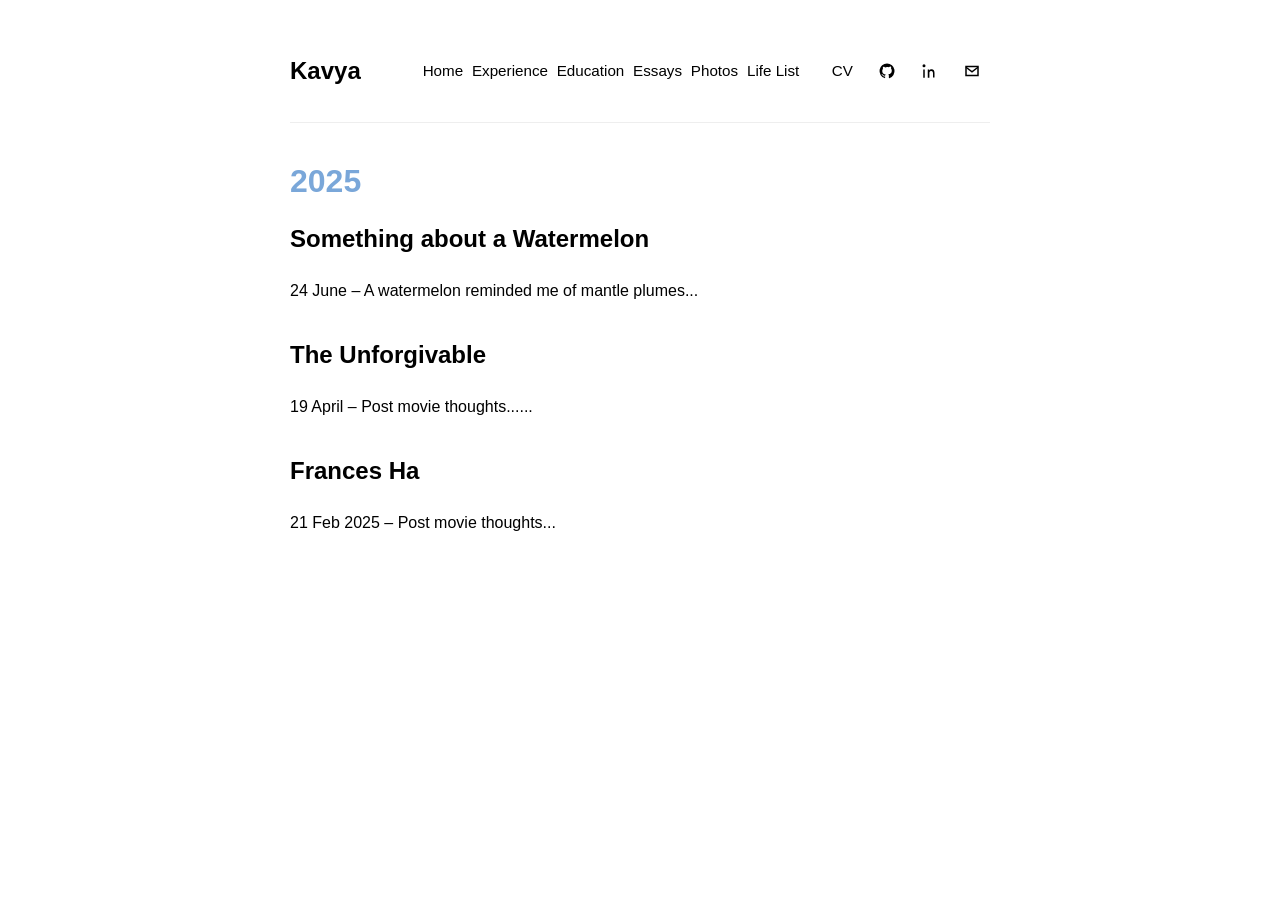
<file: essays.html>
<!DOCTYPE html>
<html lang="en">
<head>
  <meta charset="UTF-8">
  <meta name="viewport" content="width=device-width, initial-scale=1.0">
  <title>Kavya</title>
  <link rel="stylesheet" href="css/styles.css">
</head>

<body>
  <nav>
    <h2><a href="index.html">Kavya</a></h2>
    <button class="nav-toggle" aria-label="Toggle navigation" aria-expanded="false">&#9776;</button>
    <ul>
      <li><a href="index.html#top">Home</a></li>
      <li><a href="index.html#experience">Experience</a></li>
      <li><a href="index.html#education">Education</a></li>
      <li><a href="essays.html">Essays</a></li>
      <li><a href="photos.html">Photos</a></li>
      <li><a href="lifelist.html">Life List</a></li>

      <!-- CV as text -->
      <li>
        <a href="assets/cv.pdf" target="_blank" rel="noopener noreferrer" title="CV">CV</a>
      </li>

      <!-- Icon links -->
      <li>
        <a href="https://github.com/KavyaAgarwal2001" target="_blank" rel="noopener noreferrer" aria-label="GitHub" title="GitHub">
          <svg viewBox="0 0 24 24" width="18" height="18" aria-hidden="true">
            <path d="M12 2a10 10 0 0 0-3.16 19.49c.5.1.68-.22.68-.48v-1.7c-2.78.6-3.37-1.17-3.37-1.17-.45-1.15-1.1-1.45-1.1-1.45-.9-.62.07-.61.07-.61 1 .07 1.53 1.03 1.53 1.03.9 1.54 2.36 1.09 2.94.83.09-.65.35-1.09.64-1.34-2.22-.25-4.56-1.11-4.56-4.95 0-1.09.39-1.98 1.02-2.68-.1-.25-.44-1.27.1-2.65 0 0 .84-.27 2.75 1.02A9.6 9.6 0 0 1 12 6.8c.85 0 1.71.12 2.51.35 1.9-1.29 2.74-1.02 2.74-1.02.54 1.38.2 2.4.1 2.65.64.7 1.02 1.59 1.02 2.68 0 3.85-2.34 4.7-4.57 4.95.36.31.68.92.68 1.86v2.76c0 .27.18.59.69.48A10 10 0 0 0 12 2z"
              fill="currentColor"/>
          </svg>
        </a>
      </li>
      <li>
        <a href="https://in.linkedin.com/in/kavya-agarwal-5a77611a4" target="_blank" rel="noopener noreferrer" aria-label="LinkedIn" title="LinkedIn">
          <svg viewBox="0 0 24 24" width="18" height="18" aria-hidden="true">
            <path d="M4 3a2 2 0 1 1 0 4 2 2 0 0 1 0-4zm-1 7h2v11H3V10zm6 0h2v1.5c.3-.9 1.4-1.7 3-1.7 3 0 4 2 4 5v6h-2v-5.4c0-2-.5-3.3-2.3-3.3-1.3 0-2.1.9-2.4 1.7-.1.3-.1.7-.1 1.1V21H9V10z"
              fill="currentColor"/>
          </svg>
        </a>
      </li>
      <li>
        <a href="mailto:kavya.agarwal@yle.edu" aria-label="Email" title="Email">
          <svg viewBox="0 0 24 24" width="18" height="18" aria-hidden="true">
            <path d="M4 6h16v12H4z" fill="none" stroke="currentColor" stroke-width="2"/>
            <path d="M4 7l8 6 8-6" fill="none" stroke="currentColor" stroke-width="2"/>
          </svg>
        </a>
      </li>
    </ul>
  </nav>


  <main>
    <h1>2025</h1>

    <article>
      <h2><a href="essays/watermelon.html">Something about a Watermelon</a></h2>
      <p>24 June – A watermelon reminded me of mantle plumes...</p>
    </article>

    <article>
      <h2><a href="essays/unforgivable.html">The Unforgivable</a></h2>
      <p>19 April – Post movie thoughts......</p>
    </article>

    <article>
      <h2><a href="essays/frances-ha.html">Frances Ha</a></h2>
      <p>21 Feb 2025 – Post movie thoughts...</p>
    </article>

    <!-- Add more posts here as you write them -->
  </main>
  <script src="js/nav.js"></script>
</body>
</html>
</file>
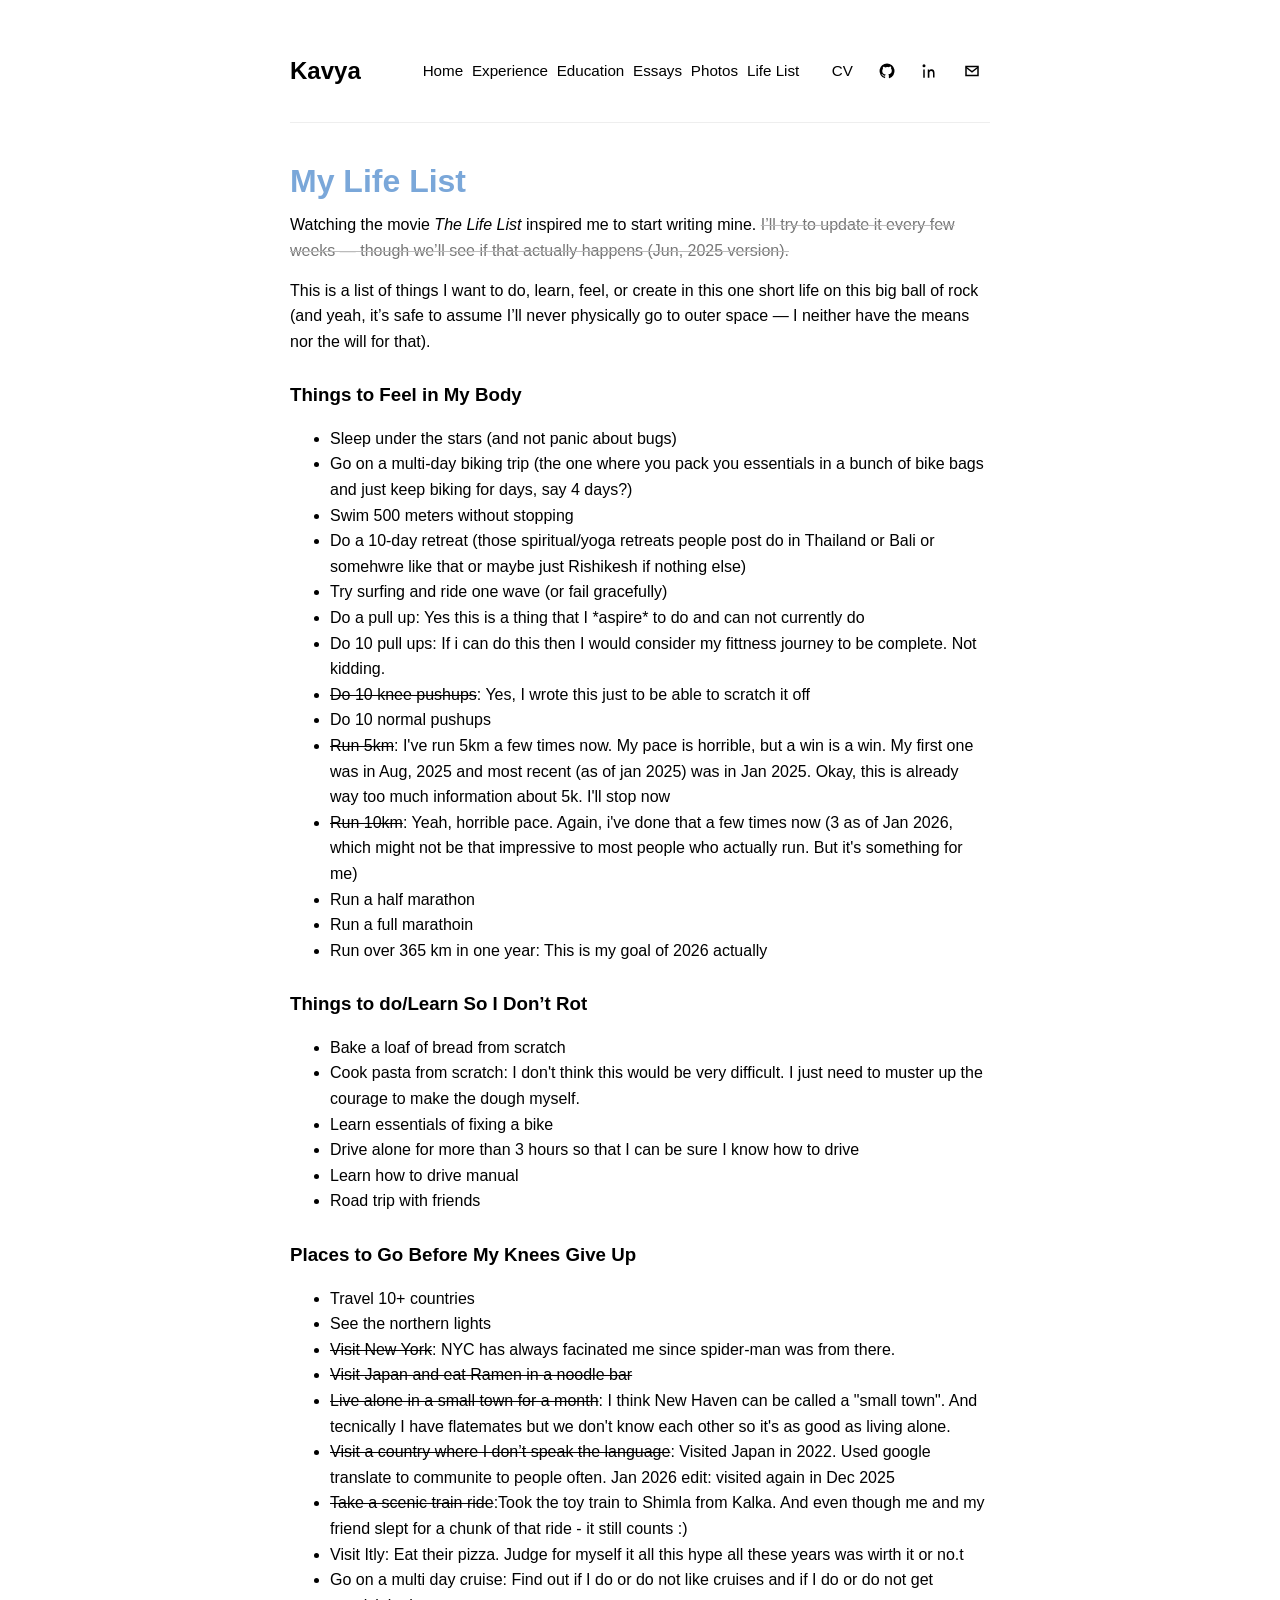
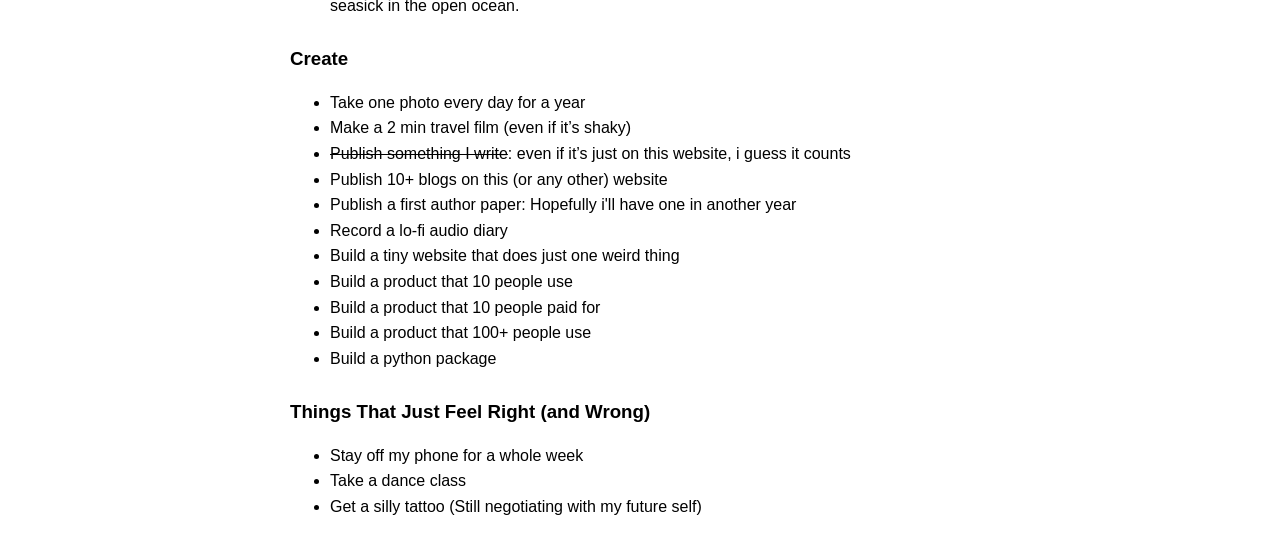
<file: lifelist.html>
<!DOCTYPE html>
<html lang="en">
<head>
  <meta charset="UTF-8">
  <meta name="viewport" content="width=device-width, initial-scale=1.0">
  <title>Kavya</title>
  <link rel="stylesheet" href="css/styles.css">
</head>

<body>
  <nav>
    <h2><a href="index.html">Kavya</a></h2>
    <button class="nav-toggle" aria-label="Toggle navigation" aria-expanded="false">&#9776;</button>
    <ul>
      <li><a href="index.html#top">Home</a></li>
      <li><a href="index.html#experience">Experience</a></li>
      <li><a href="index.html#education">Education</a></li>
      <li><a href="essays.html">Essays</a></li>
      <li><a href="photos.html">Photos</a></li>
      <li><a href="lifelist.html">Life List</a></li>

      <!-- CV as text -->
      <li>
        <a href="assets/cv.pdf" target="_blank" rel="noopener noreferrer" title="CV">CV</a>
      </li>

      <!-- Icon links -->
      <li>
        <a href="https://github.com/KavyaAgarwal2001" target="_blank" rel="noopener noreferrer" aria-label="GitHub" title="GitHub">
          <svg viewBox="0 0 24 24" width="18" height="18" aria-hidden="true">
            <path d="M12 2a10 10 0 0 0-3.16 19.49c.5.1.68-.22.68-.48v-1.7c-2.78.6-3.37-1.17-3.37-1.17-.45-1.15-1.1-1.45-1.1-1.45-.9-.62.07-.61.07-.61 1 .07 1.53 1.03 1.53 1.03.9 1.54 2.36 1.09 2.94.83.09-.65.35-1.09.64-1.34-2.22-.25-4.56-1.11-4.56-4.95 0-1.09.39-1.98 1.02-2.68-.1-.25-.44-1.27.1-2.65 0 0 .84-.27 2.75 1.02A9.6 9.6 0 0 1 12 6.8c.85 0 1.71.12 2.51.35 1.9-1.29 2.74-1.02 2.74-1.02.54 1.38.2 2.4.1 2.65.64.7 1.02 1.59 1.02 2.68 0 3.85-2.34 4.7-4.57 4.95.36.31.68.92.68 1.86v2.76c0 .27.18.59.69.48A10 10 0 0 0 12 2z"
              fill="currentColor"/>
          </svg>
        </a>
      </li>
      <li>
        <a href="https://in.linkedin.com/in/kavya-agarwal-5a77611a4" target="_blank" rel="noopener noreferrer" aria-label="LinkedIn" title="LinkedIn">
          <svg viewBox="0 0 24 24" width="18" height="18" aria-hidden="true">
            <path d="M4 3a2 2 0 1 1 0 4 2 2 0 0 1 0-4zm-1 7h2v11H3V10zm6 0h2v1.5c.3-.9 1.4-1.7 3-1.7 3 0 4 2 4 5v6h-2v-5.4c0-2-.5-3.3-2.3-3.3-1.3 0-2.1.9-2.4 1.7-.1.3-.1.7-.1 1.1V21H9V10z"
              fill="currentColor"/>
          </svg>
        </a>
      </li>
      <li>
        <a href="mailto:kavya.agarwal@yle.edu" aria-label="Email" title="Email">
          <svg viewBox="0 0 24 24" width="18" height="18" aria-hidden="true">
            <path d="M4 6h16v12H4z" fill="none" stroke="currentColor" stroke-width="2"/>
            <path d="M4 7l8 6 8-6" fill="none" stroke="currentColor" stroke-width="2"/>
          </svg>
        </a>
      </li>
    </ul>
  </nav>

  <main>
    <h1>My Life List</h1>
    <p>Watching the movie <em>The Life List</em> inspired me to start writing mine. 
        <del> I’ll try to update it every few weeks — though we’ll see if that actually happens (Jun, 2025 version).</del></p>
    <p>This is a list of things I want to do, learn, feel, or create in this one short life on this big ball of rock 
        (and yeah, it’s safe to assume I’ll never physically go to outer space — I neither have the means nor the will for that).</p>

    <h3>Things to Feel in My Body</h3>
    <ul>
      <li>Sleep under the stars (and not panic about bugs)</li>
      <li>Go on a multi-day biking trip (the one where you pack you essentials in a bunch of bike bags 
        and just keep biking for days, say 4 days?)</li>
      <li>Swim 500 meters without stopping</li>
      <li>Do a 10-day retreat (those spiritual/yoga retreats people post do in Thailand or Bali or somehwre like that or maybe just Rishikesh if nothing else)</li>
      <li>Try surfing and ride one wave (or fail gracefully)</li>
      <li>Do a pull up: Yes this is a thing that I *aspire* to do and can not currently do</li>
      <li>Do 10 pull ups: If i can do this then I would consider my fittness journey to be complete. Not kidding.</li>
      <li><s>Do 10 knee pushups</s>: Yes, I wrote this just to be able to scratch it off</li>
      <li>Do 10 normal pushups</li>
      <li><s>Run 5km</s>: I've run 5km a few times now. My pace is horrible, but a win is a win. My first one was in Aug, 2025 and most recent (as of jan 2025) was in Jan 2025. Okay, this is already way too much information about 5k. I'll stop now</li>
      <li><s>Run 10km</s>: Yeah, horrible pace. Again, i've done that a few times now (3 as of Jan 2026, which might not be that impressive to most people who actually run. But it's something for me)</li>
      <li>Run a half marathon</li>
      <li>Run a full marathoin</li>
      <li>Run over 365 km in one year: This is my goal of 2026 actually</li>
    </ul>

    <h3>Things to do/Learn So I Don’t Rot</h3>
    <ul>
      <li>Bake a loaf of bread from scratch</li>
      <li>Cook pasta from scratch: I don't think this would be very difficult. I just need to muster up the courage to make the dough myself.</li>
      <li>Learn essentials of fixing a bike</li>
      <li>Drive alone for more than 3 hours so that I can be sure I know how to drive</li>
      <li>Learn how to drive manual</li>
      <li>Road trip with friends</li>
    
    </ul>

    <h3>Places to Go Before My Knees Give Up</h3>
    <ul>
      <li>Travel 10+ countries</li>
      <li>See the northern lights</li>
      <li><s>Visit New York</s>: NYC has always facinated me since spider-man was from there.</li>
      <li><s>Visit Japan and eat Ramen in a noodle bar</s></li>
      <li><s>Live alone in a small town for a month</s>: I think New Haven can be called a "small town". And tecnically I have flatemates but we don't know each other so it's as good as living alone.</li>
      <li><s>Visit a country where I don’t speak the language</s>: Visited Japan in 2022. Used google translate to communite to people often. Jan 2026 edit: visited again in Dec 2025</li>
      <li><s>Take a scenic train ride</s>:Took the toy train to Shimla from Kalka. And even though me and my friend slept for a chunk of that ride - it still counts :)</li>
      <li>Visit Itly: Eat their pizza. Judge for myself it all this hype all these years was wirth it or no.t</li>
      <li>Go on a multi day cruise: Find out if I do or do not like cruises and if I do or do not get seasick in the open ocean.</li>
    </ul>

    <h3>Create</h3>
    <ul>
      <li>Take one photo every day for a year</li>
      <li>Make a 2 min travel film (even if it’s shaky)</li>
      <li><s>Publish something I write</s>: even if it’s just on this website, i guess it counts</li>
      <li>Publish 10+ blogs on this (or any other) website</li>
      <li>Publish a first author paper: Hopefully i'll have one in another year</li>
      <li>Record a lo-fi audio diary</li>
      <li>Build a tiny website that does just one weird thing</li>
      <li>Build a product that 10 people use</li>
      <li>Build a product that 10 people paid for</li>
      <li>Build a product that 100+ people use</li>
      <li>Build a python package</li>
    </ul>

    <h3>Things That Just Feel Right (and Wrong)</h3>
    <ul>
      <li>Stay off my phone for a whole week</li>
      <li>Take a dance class</li>
      <li>Get a silly tattoo (Still negotiating with my future self)</li>
    </ul>
  </main>
  <script src="js/nav.js"></script>
</body>
</html>
</file>
<file: css/styles.css>
body {
    font-family: -apple-system, BlinkMacSystemFont, sans-serif;
    max-width: 700px;
    margin: 2rem auto;
    padding: 0 1rem;
    line-height: 1.6;
    background: white;
    color: black;
  }
  
  nav {
    display: flex;
    justify-content: space-between;
    align-items: center;
    margin-bottom: 2rem;
  }
  
  nav ul {
    list-style: none;
    display: flex;
    gap: 1rem;
    padding-left: 0;
  }
  
  nav a {
    text-decoration: none;
    color: black;
  }
  
  main h1 {
    margin-top: 0;
  }
  
  article {
    margin-bottom: 2rem;
  }
  
  .photo-grid {
    columns: 2 180px;
    column-gap: 1rem;
  }
  
  .photo-grid img {
    width: 100%;
    display: block;
    margin-bottom: 1rem;
    border-radius: 3px;
  }
  /* Make all links black and remove underline */
a {
    color: black;
    text-decoration: none;
  }
  
  /* Keep links black even after visiting */
  a:visited {
    color: black;
  }
  
  .centered-image {
    display: block;
    margin: 2rem auto;
    max-width: 400px;
    width: 40%;
    border-radius: 10px;
  }
  
/* --- homepage photo: text wraps, floats right; stacks on small screens --- */
.home-photo{
  float: right;
  width: 220px;          /* tweak 200–260 */
  max-width: 45%;
  margin: 0.25rem 0 1rem 1.25rem;  /* space from text */
  border-radius: 12px;
}

/* When the page is too narrow, stop floating and put image on top */
@media (max-width: 640px){
  .home-photo{
    float: none;
    display: block;
    width: 80%;
    max-width: 420px;
    margin: 1rem auto 1.25rem;
  }
}

/* --- Mobile navigation --- */
.nav-toggle {
  display: none;
  background: none;
  border: none;
  font-size: 1.5rem;
  cursor: pointer;
  padding: 4px 6px;
  color: black;
  line-height: 1;
}

@media (max-width: 640px) {
  nav {
    flex-wrap: wrap;
    align-items: center;
  }

  nav h2 {
    flex: 1;
  }

  .nav-toggle {
    display: block;
  }

  nav ul {
    display: none;
    flex-direction: column;
    width: 100%;
    gap: 0;
    padding: 0.5rem 0 0;
    margin: 0;
    border-top: 1px solid #eee;
  }

  nav ul.open {
    display: flex;
  }

  nav ul li {
    padding: 0.5rem 0;
  }

  /* Reset desktop-only spacing tweaks for mobile */
  nav ul li:nth-last-child(-n+4) {
    margin-left: 0;
  }

  nav ul li:nth-last-child(4) {
    margin-left: 0;
  }
}

/* Prevent float from leaking into the next sections */
#top::after{
  content: "";
  display: block;
  clear: both;
}
/* Make external links look like links (without changing nav / internal links) */
main a[target="_blank"]{
  text-decoration: underline;
  text-underline-offset: 2px;
  text-decoration-thickness: 1px;
}

main a[target="_blank"]:hover{
  text-decoration-thickness: 2px;
}

/* ---- tiny polish (minimal changes, big payoff) ---- */
html { scroll-behavior: smooth; }

/* A touch more breathing room + better reading rhythm */
section { margin-top: 3rem; }
h1 { line-height: 1.15; margin: 2rem 0 0.75rem; }
h3 { margin: 1.6rem 0 0.25rem; }
p  { margin: 0.6rem 0 0.9rem; }

/* Make the old struck-out 2025 text feel "archived", not loud */
del {
  color: #777;
  text-decoration-color: #bbb;
  text-decoration-thickness: 1px;
}

/* Subtle nav divider + slightly tighter nav text */
nav {
  padding-bottom: 0.75rem;
  border-bottom: 1px solid #eee;
  margin-bottom: 2.5rem;
}
nav ul {
  flex-wrap: wrap;            /* helps on smaller screens */
  font-size: 0.95rem;
}

@media (min-width: 641px) {
  nav ul {
    align-items: center;
  }
}

/* Make icon links feel nicer to click (without changing style) */
nav a[aria-label]{
  display: inline-flex;
  align-items: center;
  padding: 2px;
}
nav svg { display: block; }

/* Gentle dividers only inside Experience/Education (not essays list) */
#experience article + article,
#education article + article {
  border-top: 1px solid #eee;
  padding-top: 1.25rem;
  margin-top: 1.25rem;
}

 /* ---- nav: make CV + icons feel like a grouped cluster ---- */

/* slightly reduce overall nav gap */
nav ul { gap: 0.55rem; }

/* tighten spacing specifically between the CV + icons */
nav ul li:nth-last-child(-n+4) {      /* last 4 items: CV + 3 icons */
  margin-left: -0.15rem;
}

nav a[title="CV"]{
  padding: 6px 10px;
  border-radius: 8px;
}
nav a[title="CV"]:hover{
  background: #f2f2f2;
}

/* a little extra space before the cluster so it reads like a group */
nav ul li:nth-last-child(4) {         /* the CV item (first of the last 4) */
  margin-left: 0.85rem;
}

/* --- make nav icons feel clickable (minimal) --- */
nav a[aria-label]{
  width: 32px;
  height: 32px;
  border-radius: 8px;
  display: inline-flex;
  align-items: center;
  justify-content: center;
  cursor: pointer;
}

nav a[aria-label]:hover{
  background: #f2f2f2;
}

nav a[aria-label]:focus-visible{
  outline: 2px solid #000;
  outline-offset: 2px;
}

/* optional: make the icon darken slightly on hover */
nav a[aria-label]:hover svg{
  transform: translateY(-0.5px);
}

nav svg { display: block; }

.meta { color: #555; font-size: 0.95rem; }

/* --- pastel heading color --- */
:root{
  --accent: #7aa7d9; /* pastel blue; tweak if you want more/less saturated */
}

/* Apply to headings in the main content */
main h1, main h2{
  color: var(--accent);
}

/* Keep navbar title/link black (so the whole nav doesn't turn blue) */
nav h2, nav a{
  color: black;
}
</file>
